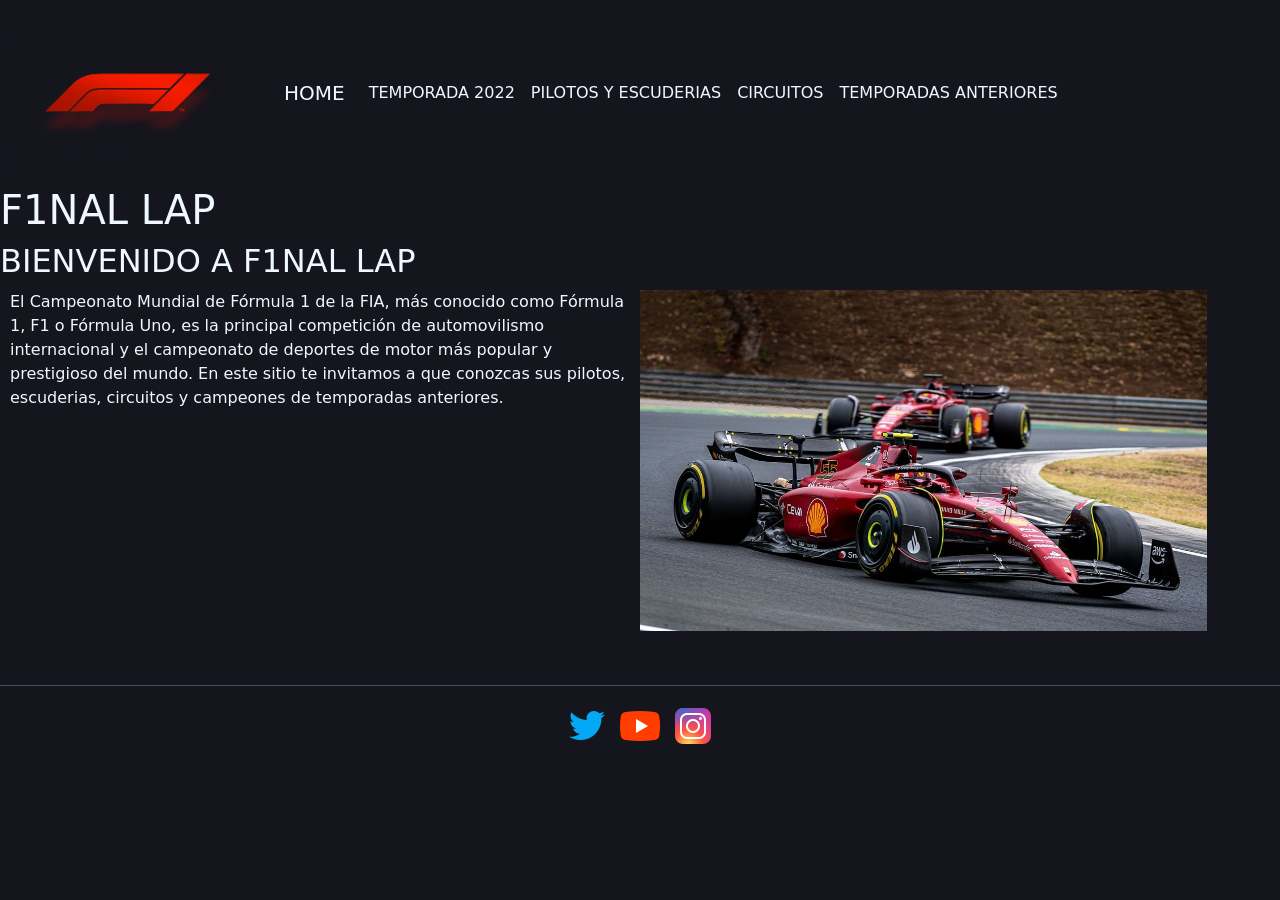
<file: index.html>
<!DOCTYPE html>
<html lang="en">
<head>
    <meta charset="UTF-8">
    <meta http-equiv="X-UA-Compatible" content="IE=edge">
    <meta name="viewport" content="width=device-width, initial-scale=1.0">
    <title>F1NAL LAP</title>
    <link href="https://unpkg.com/aos@2.3.1/dist/aos.css" rel="stylesheet">
    <link rel="stylesheet" href="https://cdn.jsdelivr.net/npm/bootstrap@5.2.1/dist/css/bootstrap.min.css">
    <link rel="stylesheet" href="./css/style.css">
</head>

<body>
    <header>
        
        <nav class="navbar navbar-expand-lg bg-#15151e">
            <img src="./img/logo.png" alt="logo de F1" class="logo navbar-brand">
            <div class="container-fluid">
                
                <a class="navbar-brand" href="./index.html" style="color: aliceblue;">HOME</a>
                <button class="navbar-toggler bg-light" type="button" data-bs-toggle="collapse" data-bs-target="#navbarNav" aria-controls="navbarNav" aria-expanded="false" aria-label="Toggle navigation" style="color: aliceblue;">
                    <span class="navbar-toggler-icon" style="color: aliceblue;"></span>
                </button>
                <div class="collapse navbar-collapse" id="navbarNav">
                    <ul class="navbar-nav">
                        <li class="nav-item">
                            <a class="nav-link active color" aria-current="page" href="./seccion/temp2022.html" style="color: aliceblue;" >TEMPORADA 2022</a>
                        </li>
                        <li class="nav-item">
                            <a class="nav-link" href="./seccion/pilotos.html" style="color: aliceblue;">PILOTOS Y ESCUDERIAS</a>
                        </li>
                        <li class="nav-item">
                            <a class="nav-link" href="./seccion/circuitos.html" style="color: aliceblue;">CIRCUITOS</a>
                        </li>
                        <li class="nav-item">
                            <a class="nav-link" href="./seccion/tempsAnteriores.html" style="color: aliceblue;">TEMPORADAS ANTERIORES</a>
                        </li>
                    </ul>
              </div>
            </div>
          </nav>
    </header>
    
    <main data-aos="zoom-out">
        <h1>F1NAL LAP</h1>
        <h2>BIENVENIDO A F1NAL LAP</h2>
        <div class="bienvenida">
            
            <p class="descripcion">
                El Campeonato Mundial de Fórmula 1 de la FIA, más conocido como Fórmula 1, F1 o Fórmula Uno, es la principal competición de automovilismo internacional y el campeonato de deportes de motor más popular y prestigioso del mundo.
                En este sitio te invitamos a que conozcas sus pilotos, escuderias, circuitos y campeones de temporadas anteriores.
            </p>

            <img src="./img/carlos-sainz-ferrari.jpg" alt="carlos-sainz-ferrari" class="fotoPresentacion">
            
            
        </div>
    </main>
    <hr>

    <footer>
        <section class="iconos">
            <a href="https://twitter.com/F1" target="_blank"><img src="./img/iconos/icons8-twitter-48.png" alt="twitter"></a>
            <a href="https://www.youtube.com/c/F1" target="_blank"><img src="./img/iconos/icons8-youtube-play-48.png" alt="youtube"></a>
            <a href="https://www.instagram.com/f1/" target="_blank"><img src="./img/iconos/icons8-instagram-48.png" alt="instagram"></a>
        </section>
    </footer>
    <script src="https://unpkg.com/aos@2.3.1/dist/aos.js"></script>
    <script>
        AOS.init();
      </script>
    <script src="https://cdn.jsdelivr.net/npm/bootstrap@5.2.1/dist/js/bootstrap.bundle.min.js" integrity="sha384-u1OknCvxWvY5kfmNBILK2hRnQC3Pr17a+RTT6rIHI7NnikvbZlHgTPOOmMi466C8" crossorigin="anonymous"></script>
</body>
</html>
</file>
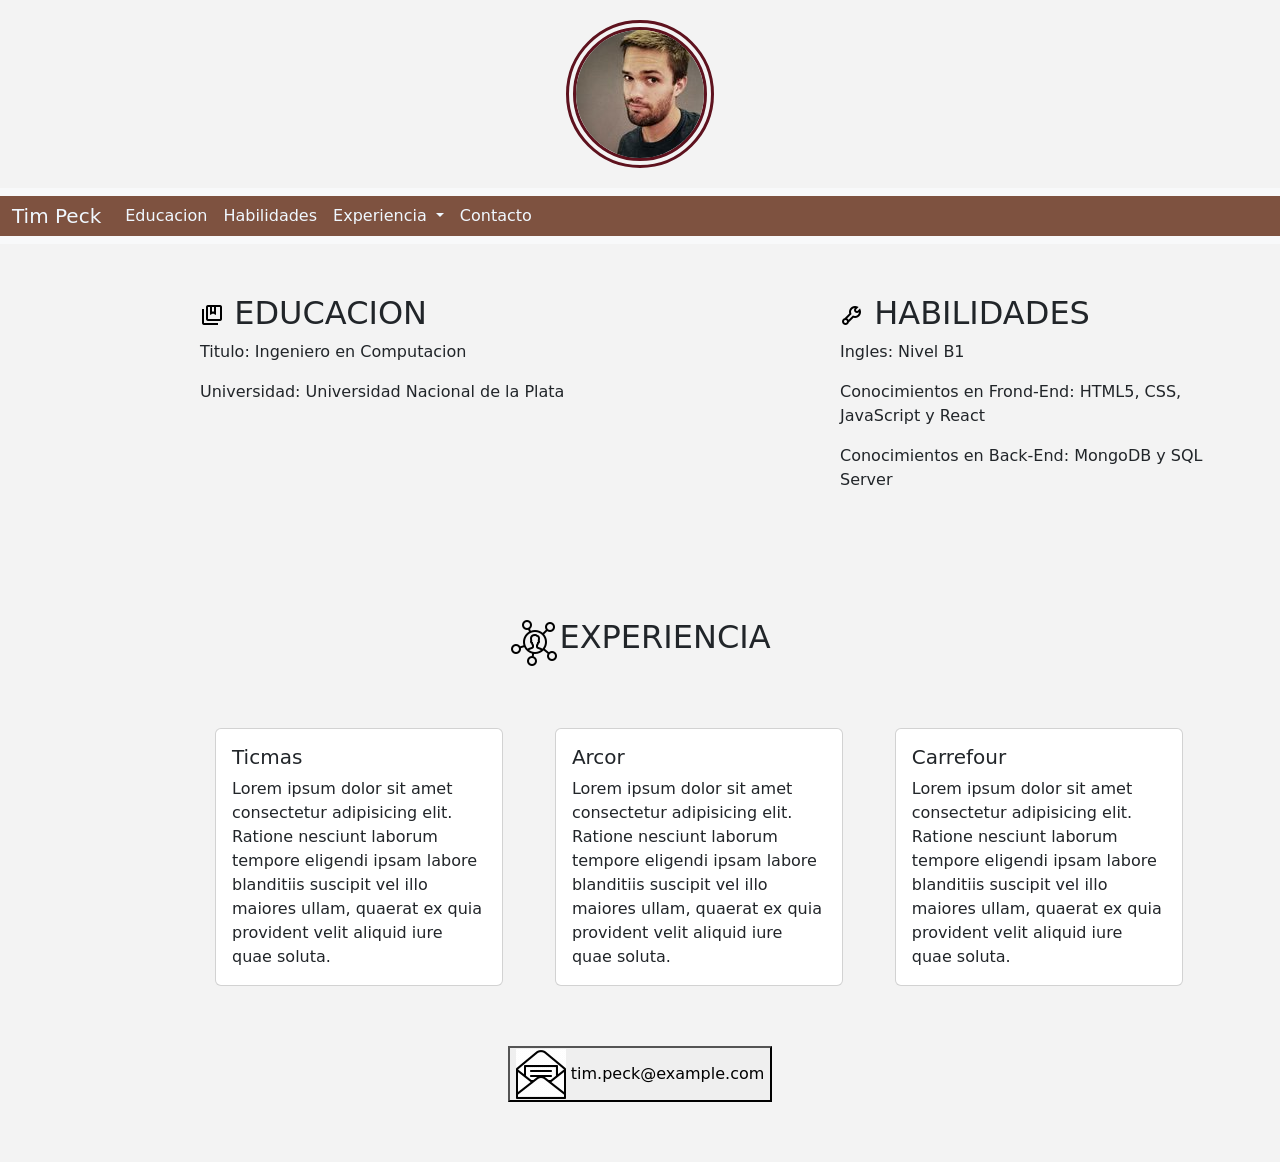
<file: idex.html>
<!DOCTYPE html>
<html lang="en">
<head>
    <meta charset="UTF-8">
    <meta http-equiv="X-UA-Compatible" content="IE=edge">
    <meta name="viewport" content="width=device-width, initial-scale=1.0">
    <title>Curriculum Vitae</title>
    <link href="https://cdn.jsdelivr.net/npm/bootstrap@5.3.0-alpha1/dist/css/bootstrap.min.css" rel="stylesheet" integrity="sha384-GLhlTQ8iRABdZLl6O3oVMWSktQOp6b7In1Zl3/Jr59b6EGGoI1aFkw7cmDA6j6gD" crossorigin="anonymous">
    <link rel="stylesheet" href="./estilos.css">
</head>
<body>
    
    <header>
        <div class="fotoPresentacionContainer">
            <img class="fotoPresentacion" src="./recursos/foto.jpg" alt="Tim Peck">
        </div>
        
        <nav class="navbar navbar-expand-lg bg-body-tertiary">
            <div class="container-fluid">
                <a class="navbar-brand" href="#" style="color: aliceblue;">Tim Peck</a>
                <button class="navbar-toggler" type="button" data-bs-toggle="collapse" data-bs-target="#navbarSupportedContent" aria-controls="navbarSupportedContent" aria-expanded="false" aria-label="Toggle navigation">
                    <span class="navbar-toggler-icon"></span>
                </button>
                <div class="collapse navbar-collapse" id="navbarSupportedContent">
                    <ul class="navbar-nav me-auto mb-2 mb-lg-0">
                        <li class="nav-item">
                            <a class="nav-link" href="#">Educacion</a>
                        </li>
                        <li class="nav-item">
                            <a class="nav-link" href="#">Habilidades</a>
                        </li>
                        <li class="nav-item dropdown">
                            <a class="nav-link dropdown-toggle" href="#" role="button" data-bs-toggle="dropdown" aria-expanded="false">
                            Experiencia
                            </a>
                            <ul class="dropdown-menu">
                                <li><a class="dropdown-item" href="#">Ticmas</a></li>
                                <li><a class="dropdown-item" href="#">Arcor</a></li>
                                <li><a class="dropdown-item" href="#">Carrefour</a></li>
                            </ul>
                        </li>
                        <li class="nav-item">
                            <a class="nav-link" href="#">Contacto</a>
                        </li>
                    </ul>
                </div>
            </div>
        </nav>
    </header>

    <main>
        <div class="habilidades-container">
            <div class="habilidades">
                <h2><img src="./recursos/libros.png" alt=""> EDUCACION</h2>
                <p class="titulo">Titulo: Ingeniero en Computacion</p>
                <p class="universidad">Universidad: Universidad Nacional de la Plata</p>
            </div>
            
            <div class="habilidades">
                <h2><img src="./recursos/habilidades.png" alt=""> HABILIDADES</h2>
                <p>Ingles: Nivel B1</p>
                <p>Conocimientos en Frond-End: HTML5, CSS, JavaScript y React</p>
                <p>Conocimientos en Back-End: MongoDB y SQL Server</p>
            </div>
        </div>

        <h2 class="experiencia"><img src="./recursos/experiencia.png" alt=""> EXPERIENCIA</h2>
        <div class="card-container">
            <div class="card" style="width: 18rem;">
                <div class="card-body">
                    <h5 class="card-title">Ticmas</h5>
                    <p class="card-text">Lorem ipsum dolor sit amet consectetur adipisicing elit. Ratione nesciunt laborum tempore eligendi ipsam labore blanditiis suscipit vel illo maiores ullam, quaerat ex quia provident velit aliquid iure quae soluta.</p>
                </div>
            </div>

            <div class="card" style="width: 18rem;">
                <div class="card-body">
                    <h5 class="card-title">Arcor</h5>
                    <p class="card-text">Lorem ipsum dolor sit amet consectetur adipisicing elit. Ratione nesciunt laborum tempore eligendi ipsam labore blanditiis suscipit vel illo maiores ullam, quaerat ex quia provident velit aliquid iure quae soluta.</p>
                </div>
            </div>

            <div class="card" style="width: 18rem;">
                <div class="card-body">
                    <h5 class="card-title">Carrefour</h5>
                    <p class="card-text">Lorem ipsum dolor sit amet consectetur adipisicing elit. Ratione nesciunt laborum tempore eligendi ipsam labore blanditiis suscipit vel illo maiores ullam, quaerat ex quia provident velit aliquid iure quae soluta.</p>
                </div>
            </div>
        </div>

    </main>

    <footer>
        <div class="botonContacto">
            <button id="botonContacto">
                <img src="./recursos/mail.gif" alt="">
                tim.peck@example.com
            </button>
        </div>

        <div id="formContainer"></div>

    </footer>
    <script src="https://cdn.jsdelivr.net/npm/bootstrap@5.3.0-alpha1/dist/js/bootstrap.bundle.min.js" integrity="sha384-w76AqPfDkMBDXo30jS1Sgez6pr3x5MlQ1ZAGC+nuZB+EYdgRZgiwxhTBTkF7CXvN" crossorigin="anonymous"></script>
    <script src="./app.js"></script>
</body>
</html>
</file>
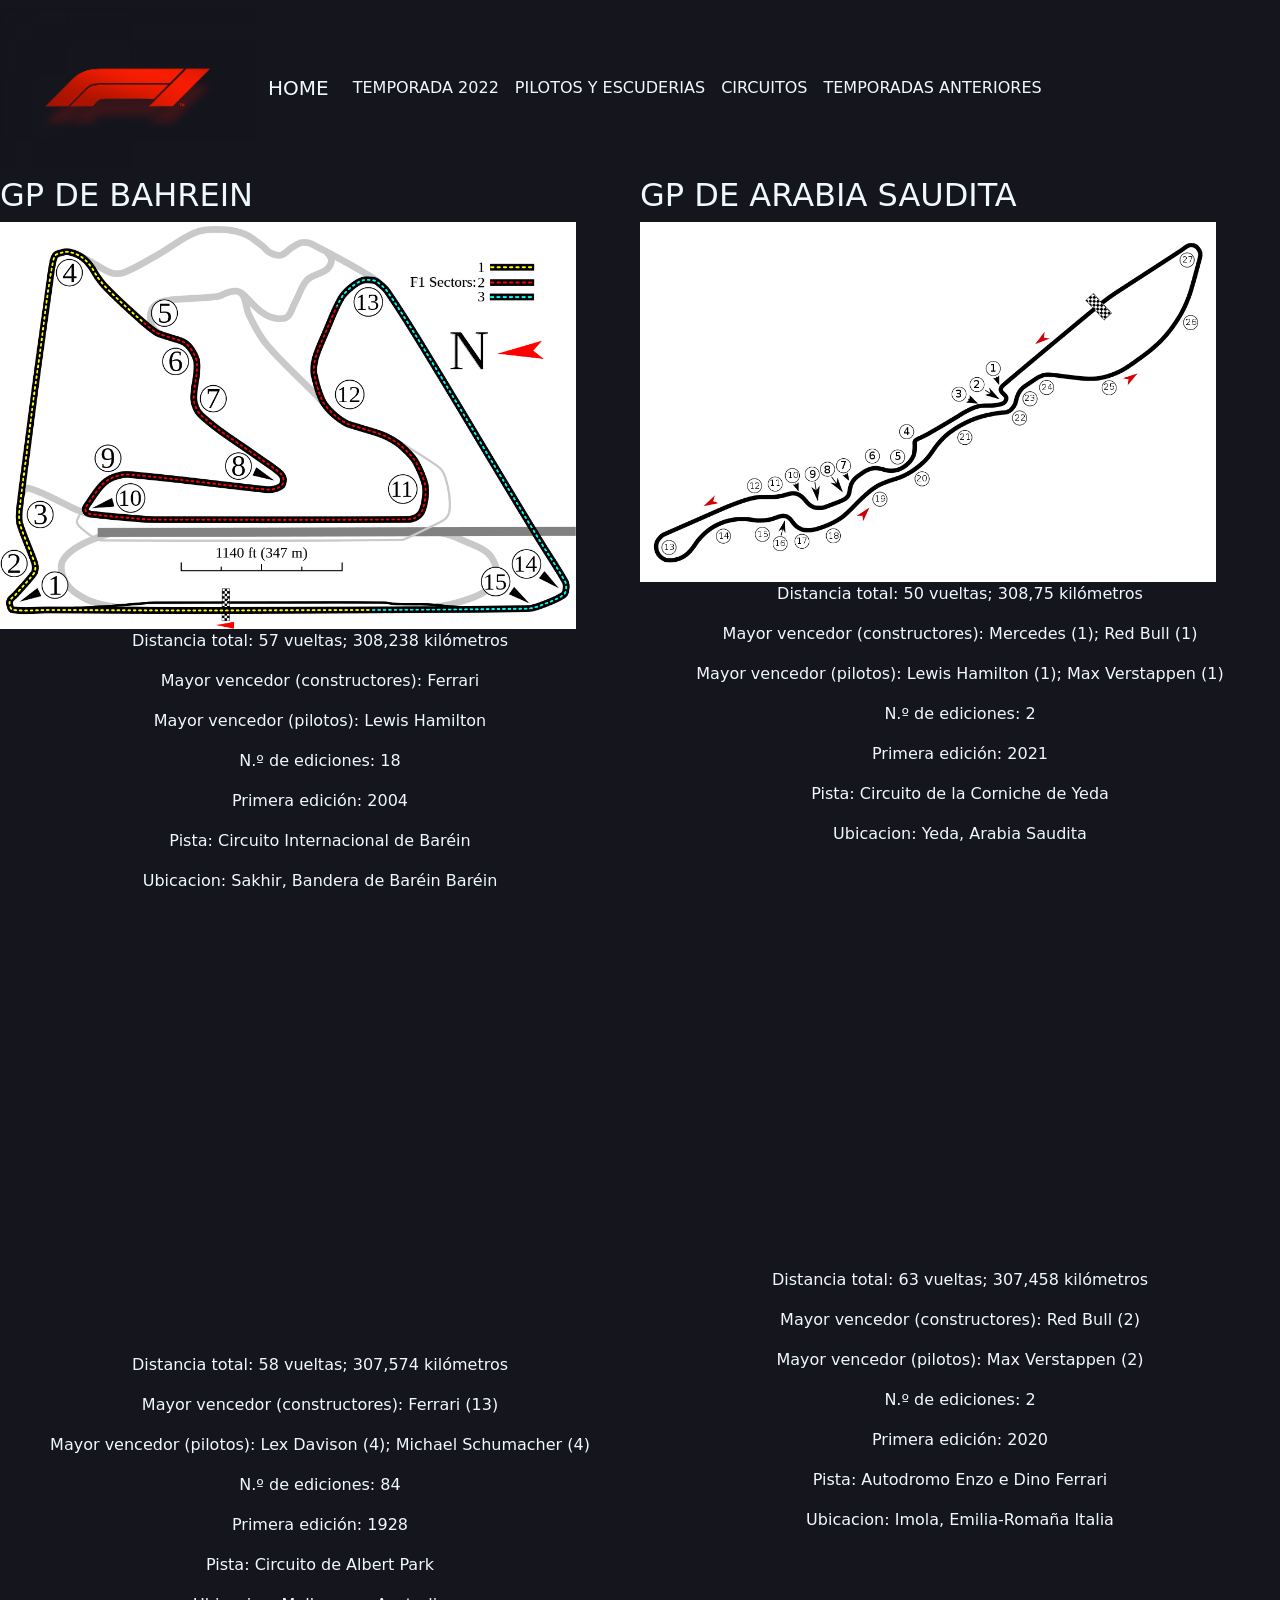
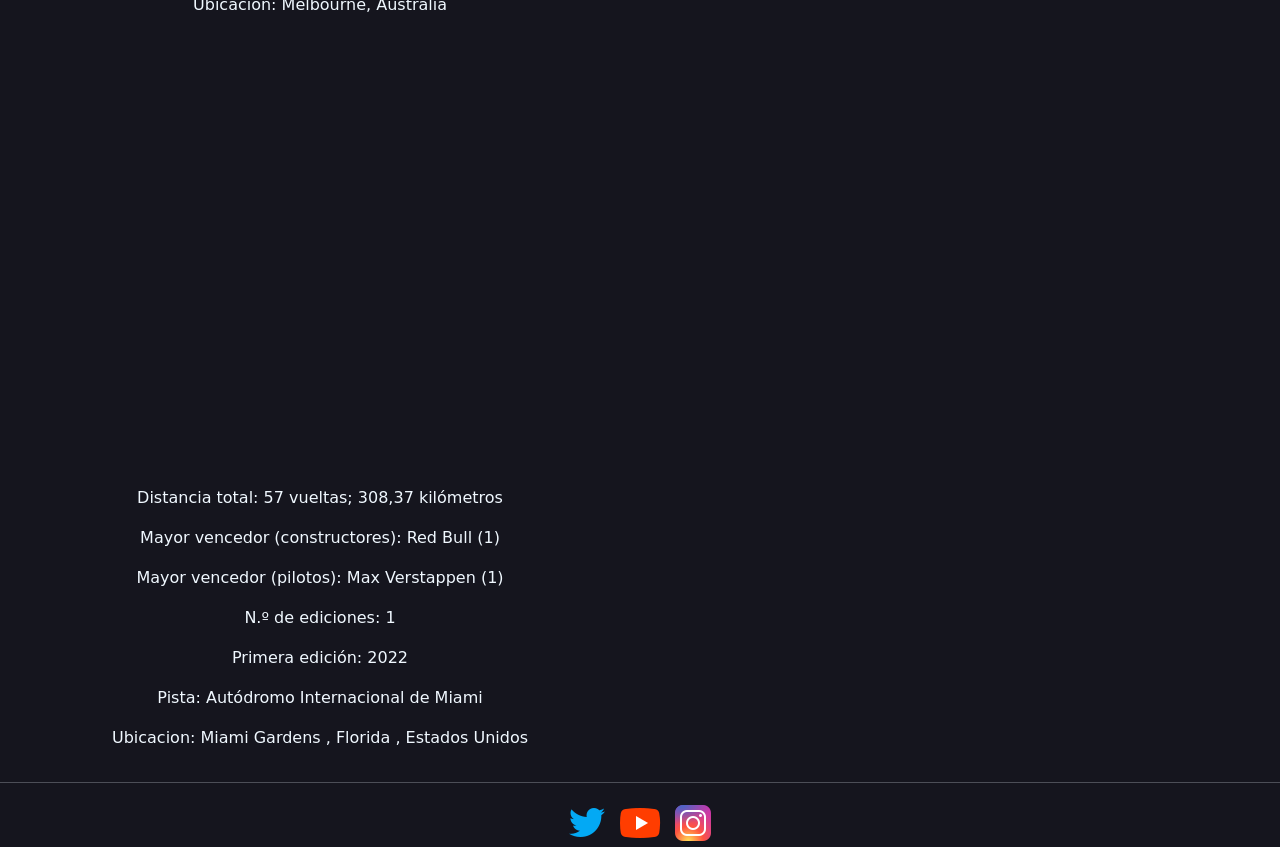
<file: seccion/circuitos.html>
<!DOCTYPE html>
<html lang="en">
<head>
    <meta charset="UTF-8">
    <meta http-equiv="X-UA-Compatible" content="IE=edge">
    <meta name="viewport" content="width=device-width, initial-scale=1.0">
    <title>F1NAL LAP</title>
    <link href="https://unpkg.com/aos@2.3.1/dist/aos.css" rel="stylesheet">
    <link rel="stylesheet" href="https://cdn.jsdelivr.net/npm/bootstrap@5.2.1/dist/css/bootstrap.min.css">
    <link rel="stylesheet" href="../css/style.css">
</head>

<body>
    <header>
        
        <nav class="navbar navbar-expand-lg bg-#15151e">
            <img src="../img/logo.png" alt="logo de F1" class="logo">
            <div class="container-fluid">
              <a class="navbar-brand " href="../index.html" style="color: aliceblue;">HOME</a>
              <button class="navbar-toggler bg-light" type="button" data-bs-toggle="collapse" data-bs-target="#navbarNav" aria-controls="navbarNav" aria-expanded="false" aria-label="Toggle navigation">
                <span class="navbar-toggler-icon"></span>
              </button>
              <div class="collapse navbar-collapse" id="navbarNav">
                <ul class="navbar-nav">
                    <li class="nav-item">
                        <a class="nav-link active" aria-current="page" href="./temp2022.html" style="color: aliceblue;">TEMPORADA 2022</a>
                    </li>
                    <li class="nav-item">
                        <a class="nav-link" href="./pilotos.html" style="color: aliceblue;">PILOTOS Y ESCUDERIAS</a>
                    </li>
                    <li class="nav-item">
                        <a class="nav-link" href="./circuitos.html" style="color: aliceblue;">CIRCUITOS</a>
                    </li>
                    <li class="nav-item">
                        <a class="nav-link" href="./tempsAnteriores.html" style="color: aliceblue;">TEMPORADAS ANTERIORES</a>
                    </li>
                </ul>
              </div>
            </div>
          </nav>
    </header>
    <main class="gridsCircuitos">
        
        <section>
            <div data-aos="zoom-out-right">
                <h2 class="nombreCircuito">GP DE BAHREIN</h2>
                <img src="../img/circuitos/bahrein.png" alt="circuito de Bahrein" class="circuito">
            </div>

            <div class="datosDeCircuito">
                <p>Distancia total: 57 vueltas; 308,238 kilómetros</p>
                <p>Mayor vencedor (constructores): Ferrari</p>
                <p>Mayor vencedor (pilotos): Lewis Hamilton</p>
                <p>N.º de ediciones: 18</p>
                <p>Primera edición: 2004</p>
                <p>Pista: Circuito Internacional de Baréin</p>
                <p>Ubicacion: Sakhir, Bandera de Baréin Baréin</p>
            </div>
        </section>
       

        
        <section>

            <div data-aos="zoom-out-left">
                <h2 class="nombreCircuito">GP DE ARABIA SAUDITA</h2>
                <img src="../img/circuitos/arabiaSaudita.png" alt="circuito de Arabia Saudita" class="circuito">
            </div>

            <div class="datosDeCircuito">
                <p>Distancia total: 50 vueltas; 308,75 kilómetros</p>
                <p>Mayor vencedor (constructores): Mercedes (1); Red Bull (1)</p>
                <p>Mayor vencedor (pilotos): Lewis Hamilton (1); Max Verstappen (1)</p>
                <p>N.º de ediciones: 2</p>
                <p>Primera edición: 2021</p>
                <p>Pista: Circuito de la Corniche de Yeda</p>
                <p>Ubicacion: Yeda, Arabia Saudita</p>
            </div>
        </section>

        <section>
            <div data-aos="zoom-out-right">
                <h2 class="nombreCircuito">GP DE AUSTRALIA</h2>
                <img src="../img/circuitos/australia.png" alt="circuito de Australia" class="circuito" >
            </div>
    
            <div class="datosDeCircuito">        
                <p>Distancia total: 58 vueltas; 307,574 kilómetros</p>
                <p>Mayor vencedor (constructores): Ferrari (13)</p>
                <p>Mayor vencedor (pilotos): Lex Davison (4); Michael Schumacher (4)</p>
                <p>N.º de ediciones: 84</p>
                <p>Primera edición: 1928</p>
                <p>Pista: Circuito de Albert Park</p>
                <p>Ubicacion: Melbourne, Australia</p>
            </div>
        </section>

        <section>
            <div data-aos="zoom-out-left">
                <h2 class="nombreCircuito">GP DE EMILIA-ROMAÑA</h2>
                <img src="../img/circuitos/emiliaRogmana.png" alt="circuito de Emilia-Romaña" class="circuito">
            </div>
    
            <div class="datosDeCircuito">        
                    <p>Distancia total: 63 vueltas; 307,458 kilómetros</p>
                    <p>Mayor vencedor (constructores): Red Bull (2)</p>
                    <p>Mayor vencedor (pilotos): Max Verstappen (2)</p>
                    <p>N.º de ediciones: 2</p>
                    <p>Primera edición: 2020</p>
                    <p>Pista: Autodromo Enzo e Dino Ferrari</p>
                    <p>Ubicacion: Imola, Emilia-Romaña Italia</p>
                </div>
            </div>
        </section>

        <section>
            <div data-aos="zoom-out-right">
                <h2 >GP DE MIAMI</h2>
                <img src="../img/circuitos/bahrein.png" alt="circuito de Miami" class="circuito">
            </div>
    
            <div class="datosDeCircuito">        
                <p>Distancia total: 57 vueltas; 308,37 kilómetros</p>
                <p>Mayor vencedor (constructores): Red Bull (1)</p>
                <p>Mayor vencedor (pilotos): Max Verstappen (1)</p>
                <p>N.º de ediciones: 1</p>
                <p>Primera edición: 2022</p>
                <p>Pista: Autódromo Internacional de Miami</p>
                <p>Ubicacion: Miami Gardens , Florida , Estados Unidos</p>
            </div>
        </section>

    </main>

    <hr>
    <footer>
        <section class="iconos">
            <a href="https://twitter.com/F1" target="_blank"><img src="../img/iconos/icons8-twitter-48.png" alt="twitter"></a>
            <a href="https://www.youtube.com/c/F1" target="_blank"><img src="../img/iconos/icons8-youtube-play-48.png" alt="youtube"></a>
            <a href="https://www.instagram.com/f1/" target="_blank"><img src="../img/iconos/icons8-instagram-48.png" alt="instagram"></a>
        </section>
    </footer>
    <script src="https://unpkg.com/aos@2.3.1/dist/aos.js"></script>
    <script>
        AOS.init();
    </script>
    <script src="https://cdn.jsdelivr.net/npm/bootstrap@5.2.1/dist/js/bootstrap.bundle.min.js" integrity="sha384-u1OknCvxWvY5kfmNBILK2hRnQC3Pr17a+RTT6rIHI7NnikvbZlHgTPOOmMi466C8" crossorigin="anonymous"></script>
    
</body>
</html>
</file>
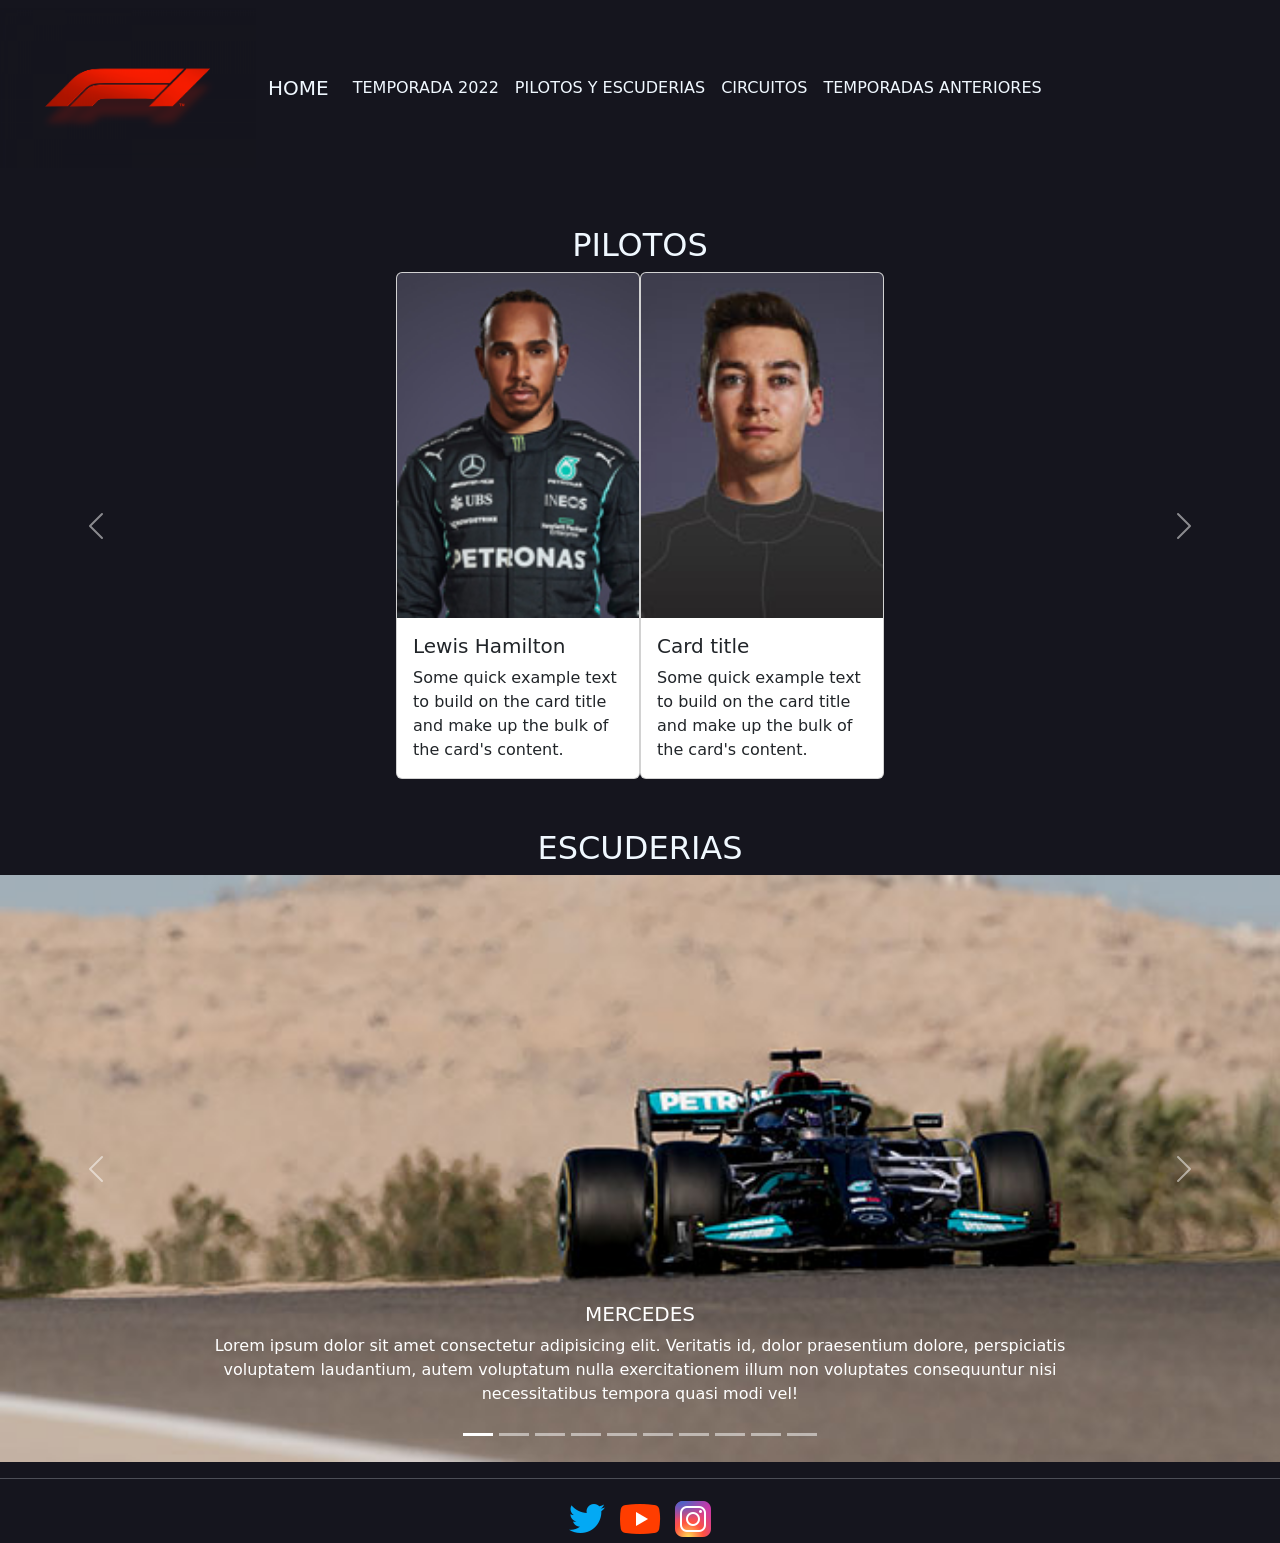
<file: seccion/pilotos.html>
<!DOCTYPE html>
<html lang="en">
<head>
    <meta charset="UTF-8">
    <meta http-equiv="X-UA-Compatible" content="IE=edge">
    <meta name="viewport" content="width=device-width, initial-scale=1.0">
    <title>F1NAL LAP</title>
    <link href="https://unpkg.com/aos@2.3.1/dist/aos.css" rel="stylesheet">
    <link rel="stylesheet" href="https://cdn.jsdelivr.net/npm/bootstrap@5.2.1/dist/css/bootstrap.min.css">
    <link rel="stylesheet" href="../css/style.css">
</head>
<body>
    <header>
        
        <nav class="navbar navbar-expand-lg bg-#15151e">
            <img src="../img/logo.png" alt="logo de F1" class="logo">
            <div class="container-fluid">
              <a class="navbar-brand" href="../index.html" style="color: aliceblue;">HOME</a>
              <button class="navbar-toggler  bg-light" type="button" data-bs-toggle="collapse" data-bs-target="#navbarNav" aria-controls="navbarNav" aria-expanded="false" aria-label="Toggle navigation">
                <span class="navbar-toggler-icon"></span>
              </button>
              <div class="collapse navbar-collapse" id="navbarNav">
                <ul class="navbar-nav">
                    <li class="nav-item">
                        <a class="nav-link active" aria-current="page" href="./temp2022.html" style="color: aliceblue;">TEMPORADA 2022</a>
                    </li>
                    <li class="nav-item">
                        <a class="nav-link" href="./pilotos.html" style="color: aliceblue;">PILOTOS Y ESCUDERIAS</a>
                    </li>
                    <li class="nav-item">
                        <a class="nav-link" href="./circuitos.html" style="color: aliceblue;">CIRCUITOS</a>
                    </li>
                    <li class="nav-item">
                        <a class="nav-link" href="./tempsAnteriores.html" style="color: aliceblue;">TEMPORADAS ANTERIORES</a>
                    </li>
                </ul>
              </div>
            </div>
          </nav>
    </header>
    
    <main>

        <h2 class="tituloPilotos">PILOTOS</h2>
        <section>
            <div id="carouselExampleInterval" class="carousel slide" data-bs-ride="carousel">
                <div class="carousel-inner  colorTextCard">
                    <div class="carousel-item active" data-bs-interval="10000">
                        <div class="containerFlex container">
                            <div class="card" style="width: 18rem;">
                                <img src="../img/pilotos/lewis-hamilton.jpg" class="card-img-top" alt="Lewis-hamilton">
                                <div class="card-body">
                                    <h5 class="card-title">Lewis Hamilton</h5>
                                    <p class="card-text">Some quick example text to build on the card title and make up the bulk of the card's content.</p>
                                </div>
                            </div>
                            <div class="card" style="width: 18rem;">
                                <img src="../img/pilotos/george-russell.jpg" class="card-img-top" alt="...">
                                <div class="card-body">
                                    <h5 class="card-title">Card title</h5>
                                    <p class="card-text">Some quick example text to build on the card title and make up the bulk of the card's content.</p>
                                </div>
                            </div>
                        </div>
                    </div>
                    <div class="carousel-item" data-bs-interval="2000">
                        <div class="containerFlex container">
                            <div class="card" style="width: 18rem;">
                                <img src="../img/pilotos/charles-leclerc.jpg" class="card-img-top" alt="Lewis-hamilton">
                                <div class="card-body">
                                    <h5 class="card-title">Charles Leclerc</h5>
                                    <p class="card-text">Lorem ipsum dolor sit amet consectetur adipisicing elit. Voluptatibus temporibus cumque ipsum officiis corrupti a distinctio qui quidem eius voluptates. Numquam veritatis officiis quia deleniti qui nobis excepturi labore suscipit?</p>
                                </div>
                            </div>
                            <div class="card" style="width: 18rem;">
                                <img src="../img/pilotos/carlos-sainz.jpg" class="card-img-top" alt="...">
                                <div class="card-body">
                                    <h5 class="card-title">Carlos Sainz</h5>
                                    <p class="card-text">Lorem ipsum dolor sit amet consectetur adipisicing elit. Optio nobis adipisci labore inventore minima sequi pariatur vitae repellendus provident, fuga totam suscipit deserunt molestias ratione cupiditate. Magnam odit at dicta.</p>
                                </div>
                            </div>
                        </div>
                    </div>
                    <div class="carousel-item" data-bs-interval="2000">
                        <div class="containerFlex container">
                            <div class="card" style="width: 18rem;">
                                <img src="../img/pilotos/max-verstappen (1).jpg" class="card-img-top" alt="Lewis-hamilton">
                                <div class="card-body">
                                    <h5 class="card-title">Max Verstappen</h5>
                                    <p class="card-text">Lorem ipsum dolor sit amet consectetur adipisicing elit. Maxime distinctio, voluptate inventore sed ducimus perferendis ut eos, quam eius dolore porro tempore saepe iste autem consequatur. Placeat aspernatur voluptate qui?</p>
                                </div>
                            </div>
                            <div class="card" style="width: 18rem;">
                                <img src="../img/pilotos/sergio-perez.jpg" class="card-img-top" alt="...">
                                <div class="card-body">
                                    <h5 class="card-title">Sergio Perez</h5>
                                    <p class="card-text">Lorem ipsum, dolor sit amet consectetur adipisicing elit. Reiciendis fugiat non vitae? Aut voluptatibus praesentium ipsum quod ad ex earum commodi dolorem, nemo nulla exercitationem dolores sint facilis, perspiciatis voluptates.</p>
                                </div>
                            </div>
                        </div>
                    </div>
                    <div class="carousel-item" data-bs-interval="2000">
                        <div class="containerFlex container">
                            <div class="card" style="width: 18rem;">
                                <img src="../img/pilotos/daniel-ricciardo.jpg" class="card-img-top" alt="Lewis-hamilton">
                                <div class="card-body">
                                    <h5 class="card-title">Daniel Ricciardo</h5>
                                    <p class="card-text">Lorem ipsum, dolor sit amet consectetur adipisicing elit. Exercitationem est recusandae ea culpa facere consequuntur laudantium aliquid facilis totam deserunt aut, beatae, a, corrupti quod? Quo quam nihil omnis sequi?</p>
                                </div>
                            </div>
                            <div class="card" style="width: 18rem;">
                                <img src="../img/pilotos/lando-norris.jpg" class="card-img-top" alt="...">
                                <div class="card-body">
                                    <h5 class="card-title">Lando Norris</h5>
                                    <p class="card-text">Some quick example text to build on the card title and make up the bulk of the card's content.</p>
                                </div>
                            </div>
                        </div>
                    </div>
                    <div class="carousel-item" data-bs-interval="2000">
                        <div class="containerFlex container">
                            <div class="card" style="width: 18rem;">
                                <img src="../img/pilotos/fernando-alonso.jpg" class="card-img-top" alt="Lewis-hamilton">
                                <div class="card-body">
                                    <h5 class="card-title">Fernando Alonso</h5>
                                    <p class="card-text">Some quick example text to build on the card title and make up the bulk of the card's content.</p>
                                </div>
                            </div>
                            <div class="card" style="width: 18rem;">
                                <img src="../img/pilotos/esteban-ocon.jpg" class="card-img-top" alt="...">
                                <div class="card-body">
                                    <h5 class="card-title">Esteban Ocon</h5>
                                    <p class="card-text">Some quick example text to build on the card title and make up the bulk of the card's content.</p>
                                </div>
                            </div>
                        </div>
                    </div>
                    <div class="carousel-item" data-bs-interval="2000">
                        <div class="containerFlex container">
                            <div class="card" style="width: 18rem;">
                                <img src="../img/pilotos/alexander-albon.jpg" class="card-img-top" alt="Lewis-hamilton">
                                <div class="card-body">
                                    <h5 class="card-title">Alexander Albon</h5>
                                    <p class="card-text">Lorem ipsum, dolor sit amet consectetur adipisicing elit. Debitis tempora repudiandae nesciunt aliquid. Quibusdam placeat dignissimos, rem, dolores veritatis, omnis rerum repellendus voluptatibus totam quisquam doloribus aut enim at fuga.</p>
                                </div>
                            </div>
                            <div class="card" style="width: 18rem;">
                                <img src="../img/pilotos/nicholas-latifi.jpg" class="card-img-top" alt="...">
                                <div class="card-body">
                                    <h5 class="card-title">Nicholas Latifi</h5>
                                    <p class="card-text">Lorem ipsum dolor sit amet consectetur adipisicing elit. Ipsa non ipsum dolorum totam suscipit, at dolorem repellat dolores vel omnis commodi consequatur, illo harum facilis! Quibusdam perferendis illum adipisci impedit.</p>
                                </div>
                            </div>
                        </div>
                    </div>
                    <div class="carousel-item" data-bs-interval="2000">
                        <div class="containerFlex container">
                            <div class="card" style="width: 18rem;">
                                <img src="../img/pilotos/kevin-magnussen.jpg" class="card-img-top" alt="Lewis-hamilton">
                                <div class="card-body">
                                    <h5 class="card-title">Kevin Magnussen</h5>
                                    <p class="card-text">Lorem ipsum dolor sit amet consectetur adipisicing elit. Consectetur aperiam dolorum officia pariatur voluptatem, rerum aspernatur itaque dolorem praesentium dicta suscipit, quo sequi sed ducimus magni voluptas, accusamus illum laborum!</p>
                                </div>
                            </div>
                            <div class="card" style="width: 18rem;">
                                <img src="../img/pilotos/mick-schumacher.jpg" class="card-img-top" alt="...">
                                <div class="card-body">
                                    <h5 class="card-title">Mick Schumacher</h5>
                                    <p class="card-text">Lorem ipsum dolor sit amet consectetur adipisicing elit. Similique harum voluptatum aspernatur itaque quas cum ea molestiae illo rem a cupiditate doloremque nobis, eligendi repellendus quae maiores ipsam quaerat iure.</p>
                                </div>
                            </div>
                        </div>
                    </div>
                    <div class="carousel-item" data-bs-interval="2000">
                        <div class="containerFlex container">
                            <div class="card" style="width: 18rem;">
                                <img src="../img/pilotos/lance-stroll.jpg" class="card-img-top" alt="Lewis-hamilton">
                                <div class="card-body">
                                    <h5 class="card-title">Lance Stroll</h5>
                                    <p class="card-text">Lorem ipsum dolor sit amet consectetur adipisicing elit. Animi doloremque accusantium molestiae, vero eos sunt saepe id impedit deserunt! Nostrum quam dignissimos, commodi pariatur tempora ullam mollitia consequatur voluptatem perspiciatis.</p>
                                </div>
                            </div>
                            <div class="card" style="width: 18rem;">
                                <img src="../img/pilotos/sebastian-vettel.jpg" class="card-img-top" alt="...">
                                <div class="card-body">
                                    <h5 class="card-title">Sebastian Vettel</h5>
                                    <p class="card-text">Lorem ipsum dolor sit amet consectetur adipisicing elit. Cum assumenda impedit, nam illo nostrum ab neque consectetur dolor nobis numquam iusto harum, sunt cupiditate ex, odit autem officia nemo id!</p>
                                </div>
                            </div>
                        </div>
                    </div>
                    <div class="carousel-item" data-bs-interval="2000">
                        <div class="containerFlex container">
                            <div class="card" style="width: 18rem;">
                                <img src="../img/pilotos/pierre-gasly.jpg" class="card-img-top" alt="Lewis-hamilton">
                                <div class="card-body">
                                    <h5 class="card-title">Pierre Gasly</h5>
                                    <p class="card-text">Lorem ipsum dolor, sit amet consectetur adipisicing elit. Possimus autem itaque totam! Doloremque qui totam pariatur soluta, tempora eos numquam unde nemo molestiae earum animi ducimus ut ipsa obcaecati nobis.</p>
                                </div>
                            </div>
                            <div class="card" style="width: 18rem;">
                                <img src="../img/pilotos/yuki-tsunoda.jpg" class="card-img-top" alt="...">
                                <div class="card-body">
                                    <h5 class="card-title">Yuki Tsunoda</h5>
                                    <p class="card-text">Some quick example text to build on the card title and make up the bulk of the card's content.</p>
                                </div>
                            </div>
                        </div>
                    </div>
                    <div class="carousel-item" data-bs-interval="2000">
                        <div class="containerFlex container">
                            <div class="card" style="width: 18rem;">
                                <img src="../img/pilotos/valtteri-bottas.jpg" class="card-img-top" alt="Lewis-hamilton">
                                <div class="card-body">
                                    <h5 class="card-title">Valtteri Bottas</h5>
                                    <p class="card-text">Lorem ipsum dolor, sit amet consectetur adipisicing elit. Tempore quaerat, nihil expedita reiciendis nulla vero eligendi assumenda voluptatum debitis dignissimos accusantium facilis corporis dolor! Quia expedita libero ea quaerat dicta.</p>
                                </div>
                            </div>
                            <div class="card" style="width: 18rem;">
                                <img src="../img/pilotos/guanyu-zhou.jpg" class="card-img-top" alt="...">
                                <div class="card-body">
                                    <h5 class="card-title">Guanyu Zhou</h5>
                                    <p class="card-text">Lorem ipsum dolor, sit amet consectetur adipisicing elit. Perspiciatis, consequuntur ab doloribus esse qui quis aspernatur porro tenetur voluptates laudantium in, unde aliquid quasi ipsum! Consectetur, doloribus ullam! Ut, quibusdam?</p>
                                </div>
                            </div>
                        </div>
                    </div>
                </div>
                <button class="carousel-control-prev" type="button" data-bs-target="#carouselExampleInterval" data-bs-slide="prev">
                  <span class="carousel-control-prev-icon" aria-hidden="true"></span>
                  <span class="visually-hidden">Previous</span>
                </button>
                <button class="carousel-control-next" type="button" data-bs-target="#carouselExampleInterval" data-bs-slide="next">
                  <span class="carousel-control-next-icon" aria-hidden="true"></span>
                  <span class="visually-hidden">Next</span>
                </button>
                </div>
        </section>

        <h2 class="tituloEscuderias">ESCUDERIAS</h2>
        <section>
            <div id="carouselExampleCaptions" class="carousel slide" data-bs-ride="false">
                <div class="carousel-indicators">
                    <button type="button" data-bs-target="#carouselExampleCaptions" data-bs-slide-to="0" class="active" aria-current="true" aria-label="Slide 1"></button>
                    <button type="button" data-bs-target="#carouselExampleCaptions" data-bs-slide-to="1" aria-label="Slide 2"></button>
                    <button type="button" data-bs-target="#carouselExampleCaptions" data-bs-slide-to="2" aria-label="Slide 3"></button>
                    <button type="button" data-bs-target="#carouselExampleCaptions" data-bs-slide-to="3" aria-label="Slide 4"></button>
                    <button type="button" data-bs-target="#carouselExampleCaptions" data-bs-slide-to="4" aria-label="Slide 5"></button>
                    <button type="button" data-bs-target="#carouselExampleCaptions" data-bs-slide-to="5" aria-label="Slide 6"></button>
                    <button type="button" data-bs-target="#carouselExampleCaptions" data-bs-slide-to="6" aria-label="Slide 7"></button>
                    <button type="button" data-bs-target="#carouselExampleCaptions" data-bs-slide-to="7" aria-label="Slide 8"></button>
                    <button type="button" data-bs-target="#carouselExampleCaptions" data-bs-slide-to="8" aria-label="Slide 9"></button>
                    <button type="button" data-bs-target="#carouselExampleCaptions" data-bs-slide-to="9" aria-label="Slide 10"></button>
                </div>
                <div class="carousel-inner">
                    <div class="carousel-item active">
                        <img src="../img/escuderias/mercedes.jpg" class="d-block w-100" alt="Mercedes">
                        <div class="carousel-caption d-none d-md-block">
                        <h5>MERCEDES</h5>
                        <p>Lorem ipsum dolor sit amet consectetur adipisicing elit. Veritatis id, dolor praesentium dolore, perspiciatis voluptatem laudantium, autem voluptatum nulla exercitationem illum non voluptates consequuntur nisi necessitatibus tempora quasi modi vel!</p>
                        </div>
                    </div>
                    <div class="carousel-item">
                        <img src="../img/escuderias/ferrari.jpg" class="d-block w-100" alt="ferrari">
                        <div class="carousel-caption d-none d-md-block">
                        <h5>Ferrari</h5>
                        <p>Lorem ipsum dolor sit amet consectetur adipisicing elit. Veritatis id, dolor praesentium dolore, perspiciatis voluptatem laudantium, autem voluptatum nulla exercitationem illum non voluptates consequuntur nisi necessitatibus tempora quasi modi vel!</p>
                        </div>
                    </div>
                    <div class="carousel-item">
                        <img src="../img/escuderias/red-bull.jpg" class="d-block w-100" alt="red-bull">
                        <div class="carousel-caption d-none d-md-block">
                        <h5>Red Bull</h5>
                        <p>Lorem ipsum dolor sit amet consectetur adipisicing elit. Veritatis id, dolor praesentium dolore, perspiciatis voluptatem laudantium, autem voluptatum nulla exercitationem illum non voluptates consequuntur nisi necessitatibus tempora quasi modi vel!</p>
                        </div>
                    </div>
                    <div class="carousel-item">
                        <img src="../img/escuderias/mclaren.jpg" class="d-block w-100" alt="mclaren">
                        <div class="carousel-caption d-none d-md-block">
                        <h5>McLaren</h5>
                        <p>Lorem ipsum dolor sit amet consectetur adipisicing elit. Veritatis id, dolor praesentium dolore, perspiciatis voluptatem laudantium, autem voluptatum nulla exercitationem illum non voluptates consequuntur nisi necessitatibus tempora quasi modi vel!</p>
                        </div>
                    </div>
                    <div class="carousel-item">
                        <img src="../img/escuderias/alpine.jpg" class="d-block w-100" alt="Alpine">
                        <div class="carousel-caption d-none d-md-block">
                        <h5>Alpine</h5>
                        <p>Lorem ipsum dolor sit amet consectetur adipisicing elit. Veritatis id, dolor praesentium dolore, perspiciatis voluptatem laudantium, autem voluptatum nulla exercitationem illum non voluptates consequuntur nisi necessitatibus tempora quasi modi vel!</p>
                        </div>
                    </div>
                    <div class="carousel-item">
                        <img src="../img/escuderias/williams.jpg" class="d-block w-100" alt="williams">
                        <div class="carousel-caption d-none d-md-block">
                        <h5>Williams</h5>
                        <p>Lorem ipsum dolor sit amet consectetur adipisicing elit. Veritatis id, dolor praesentium dolore, perspiciatis voluptatem laudantium, autem voluptatum nulla exercitationem illum non voluptates consequuntur nisi necessitatibus tempora quasi modi vel!</p>
                        </div>
                    </div>
                    <div class="carousel-item">
                        <img src="../img/escuderias/haas.jpg" class="d-block w-100" alt="haas">
                        <div class="carousel-caption d-none d-md-block">
                        <h5>Haas</h5>
                        <p>Lorem ipsum dolor sit amet consectetur adipisicing elit. Veritatis id, dolor praesentium dolore, perspiciatis voluptatem laudantium, autem voluptatum nulla exercitationem illum non voluptates consequuntur nisi necessitatibus tempora quasi modi vel!</p>
                        </div>
                    </div>
                    <div class="carousel-item">
                        <img src="../img/escuderias/aston-martin.jpg" class="d-block w-100" alt="aston-martin">
                        <div class="carousel-caption d-none d-md-block">
                        <h5>Aston Martin</h5>
                        <p>Lorem ipsum dolor sit amet consectetur adipisicing elit. Veritatis id, dolor praesentium dolore, perspiciatis voluptatem laudantium, autem voluptatum nulla exercitationem illum non voluptates consequuntur nisi necessitatibus tempora quasi modi vel!</p>
                        </div>
                    </div>
                    <div class="carousel-item">
                        <img src="../img/escuderias/alphatauri.jpg" class="d-block w-100" alt="alphatauri">
                        <div class="carousel-caption d-none d-md-block">
                        <h5>AlphaTauri</h5>
                        <p>Lorem ipsum dolor sit amet consectetur adipisicing elit. Veritatis id, dolor praesentium dolore, perspiciatis voluptatem laudantium, autem voluptatum nulla exercitationem illum non voluptates consequuntur nisi necessitatibus tempora quasi modi vel!</p>
                        </div>
                    </div>
                    <div class="carousel-item">
                        <img src="../img/escuderias/alfa-romeo.jpg" class="d-block w-100" alt="alfa-romeo">
                        <div class="carousel-caption d-none d-md-block">
                        <h5>Alfa Romeo</h5>
                        <p>Lorem ipsum dolor sit amet consectetur adipisicing elit. Veritatis id, dolor praesentium dolore, perspiciatis voluptatem laudantium, autem voluptatum nulla exercitationem illum non voluptates consequuntur nisi necessitatibus tempora quasi modi vel!</p>
                        </div>
                    </div>
                </div>
                <button class="carousel-control-prev" type="button" data-bs-target="#carouselExampleCaptions" data-bs-slide="prev">
                    <span class="carousel-control-prev-icon" aria-hidden="true"></span>
                    <span class="visually-hidden">Previous</span>
                </button>
                <button class="carousel-control-next" type="button" data-bs-target="#carouselExampleCaptions" data-bs-slide="next">
                    <span class="carousel-control-next-icon" aria-hidden="true"></span>
                    <span class="visually-hidden">Next</span>
                </button>
            </div>
        </section>
    
    </main>

    <hr>
    <footer>
        <section class="iconos">
            <a href="https://twitter.com/F1" target="_blank"><img src="../img/iconos/icons8-twitter-48.png" alt="twitter"></a>
            <a href="https://www.youtube.com/c/F1" target="_blank"><img src="../img/iconos/icons8-youtube-play-48.png" alt="youtube"></a>
            <a href="https://www.instagram.com/f1/" target="_blank"><img src="../img/iconos/icons8-instagram-48.png" alt="instagram"></a>
        </section>
    </footer>
    <script src="https://unpkg.com/aos@2.3.1/dist/aos.js"></script>
    <script src="https://cdn.jsdelivr.net/npm/bootstrap@5.2.1/dist/js/bootstrap.bundle.min.js" integrity="sha384-u1OknCvxWvY5kfmNBILK2hRnQC3Pr17a+RTT6rIHI7NnikvbZlHgTPOOmMi466C8" crossorigin="anonymous"></script>

</body>
</html>
</file>
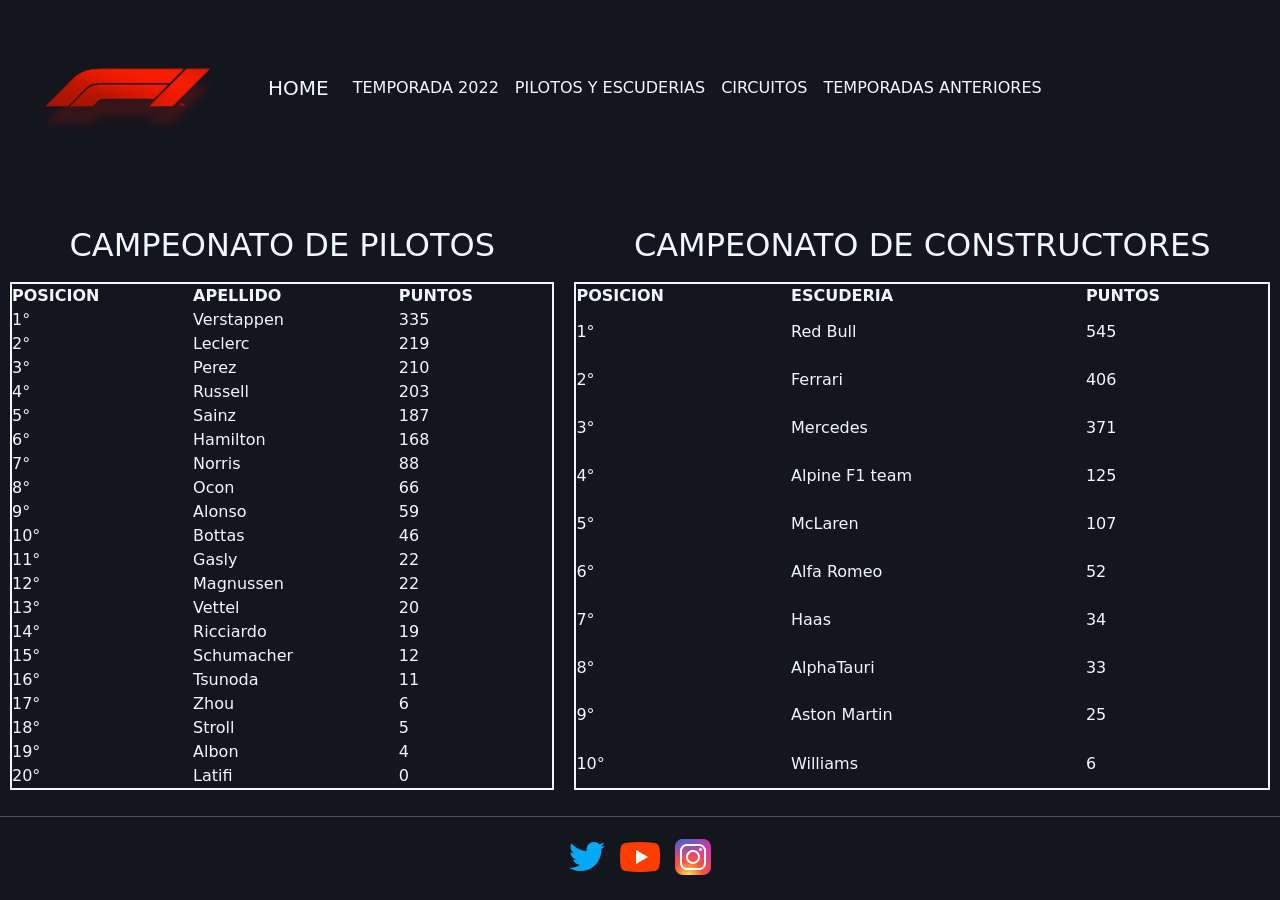
<file: seccion/temp2022.html>
<!DOCTYPE html>
<html lang="en">
<head>
    <meta charset="UTF-8">
    <meta http-equiv="X-UA-Compatible" content="IE=edge">
    <meta name="viewport" content="width=device-width, initial-scale=1.0">
    <title>F1NAL LAP</title>
    <link href="https://unpkg.com/aos@2.3.1/dist/aos.css" rel="stylesheet">
    <link rel="stylesheet" href="https://cdn.jsdelivr.net/npm/bootstrap@5.2.1/dist/css/bootstrap.min.css">
    <link rel="stylesheet" href="../css/style.css">
</head>
<body>
    <header>
       
        <nav class="navbar navbar-expand-lg bg-#15151e">
            <img src="../img/logo.png" alt="logo de F1" class="logo">
            <div class="container-fluid">
              <a class="navbar-brand" href="../index.html" style="color: aliceblue;">HOME</a>
              <button class="navbar-toggler bg-light" type="button" data-bs-toggle="collapse" data-bs-target="#navbarNav" aria-controls="navbarNav" aria-expanded="false" aria-label="Toggle navigation">
                <span class="navbar-toggler-icon"></span>
              </button>
              <div class="collapse navbar-collapse" id="navbarNav">
                <ul class="navbar-nav">
                    <li class="nav-item">
                        <a class="nav-link active" aria-current="page" href="./temp2022.html" style="color: aliceblue;">TEMPORADA 2022</a>
                    </li>
                    <li class="nav-item">
                        <a class="nav-link" href="./pilotos.html" style="color: aliceblue;">PILOTOS Y ESCUDERIAS</a>
                    </li>
                    <li class="nav-item">
                        <a class="nav-link" href="./circuitos.html" style="color: aliceblue;">CIRCUITOS</a>
                    </li>
                    <li class="nav-item">
                        <a class="nav-link" href="./tempsAnteriores.html" style="color: aliceblue;">TEMPORADAS ANTERIORES</a>
                    </li>
                </ul>
              </div>
            </div>
          </nav>
    </header>
    <main>
        <div class="tablas">
            <h2 class="tituloPilotos">CAMPEONATO DE PILOTOS</h2>
        
            <table class="pilotos">
                <thead>
                    <tr>
                        <th>POSICION</th>
                        <th>APELLIDO</th>
                        <th>PUNTOS</th>
                </thead>
                <tbody>
                        <td>1°</td>
                        <td>Verstappen</td>
                        <td>335</td>
                    </tr>
                    <tr>
                        <td>2°</td>
                        <td>Leclerc</td>
                        <td>219</td>
                    </tr>
                    <tr>
                        <td>3°</td>
                        <td>Perez</td>
                        <td>210</td>
                    </tr>
                    <tr>
                        <td>4°</td>
                        <td>Russell</td>
                        <td>203</td>
                    </tr>
                    <tr>
                        <td>5°</td>
                        <td>Sainz</td>
                        <td>187</td>
                    </tr>
                    <tr>
                        <td>6°</td>
                        <td>Hamilton</td>
                        <td>168</td>
                    </tr>
                    <tr>
                        <td>7°</td>
                        <td>Norris</td>
                        <td>88</td>
                    </tr>
                    <tr>
                        <td>8°</td>
                        <td>Ocon</td>
                        <td>66</td>
                    </tr>
                    <tr>
                        <td>9°</td>
                        <td>Alonso</td>
                        <td>59</td>
                    </tr>
                    <tr>
                        <td>10°</td>
                        <td>Bottas</td>
                        <td>46</td>
                    </tr>
                    <tr>
                        <td>11°</td>
                        <td>Gasly</td>
                        <td>22</td>
                    </tr>
                    <tr>
                        <td>12°</td>
                        <td>Magnussen</td>
                        <td>22</td>
                    </tr>
                    <tr>
                        <td>13°</td>
                        <td>Vettel</td>
                        <td>20</td>
                    </tr>
                    <tr>
                        <td>14°</td>
                        <td>Ricciardo</td>
                        <td>19</td>
                    </tr>
                    <tr>
                        <td>15°</td>
                        <td>Schumacher</td>
                        <td>12</td>
                    </tr>
                    <tr>
                        <td>16°</td>
                        <td>Tsunoda</td>
                        <td>11</td>
                    </tr>
                    <tr>
                        <td>17°</td>
                        <td>Zhou</td>
                        <td>6</td>
                    </tr>
                    <tr>
                        <td>18°</td>
                        <td>Stroll</td>
                        <td>5</td>
                    </tr>
                    <tr>
                        <td>19°</td>
                        <td>Albon</td>
                        <td>4</td>
                    </tr>
                    <tr>
                        <td>20°</td>
                        <td>Latifi</td>
                        <td>0</td>             
                </tbody>
            </table>


            <h2 class="tituloEscuderias">CAMPEONATO DE CONSTRUCTORES</h2>
            <table class="escuderias">
                <thead>
                    <tr>
                        <th>POSICION</th>
                        <th>ESCUDERIA</th>
                        <th>PUNTOS</th>
                    </tr>
                </thead>
                <tbody>
                    <tr>
                        <td>1°</td>
                        <td>Red Bull</td>
                        <td>545</td>
                    </tr>
                    <tr>
                        <td>2°</td>
                        <td>Ferrari</td>
                        <td>406</td>
                    </tr>
                    <tr>
                        <td>3°</td>
                        <td>Mercedes</td>
                        <td>371</td>
                    </tr>
                    <tr>
                        <td>4°</td>
                        <td>Alpine F1 team</td>
                        <td>125</td>
                    </tr>
                    <tr>
                        <td>5°</td>
                        <td>McLaren</td>
                        <td>107</td>
                    </tr>
                    <tr>
                        <td>6°</td>
                        <td>Alfa Romeo</td>
                        <td>52</td>
                    </tr>
                    <tr>
                        <td>7°</td>
                        <td>Haas</td>
                        <td>34</td>
                    </tr>
                    <tr>
                        <td>8°</td>
                        <td>AlphaTauri</td>
                        <td>33</td>
                    </tr>
                    <tr>
                        <td>9°</td>
                        <td>Aston Martin</td>
                        <td>25</td>
                    </tr>
                    <tr>
                        <td>10°</td>
                        <td>Williams</td>
                        <td>6</td>
                    </tr>
                </tbody>
            </table>
        </div>
    </main>

    <hr>
    <footer>
        <section class="iconos">
            <a href="https://twitter.com/F1" target="_blank"><img src="../img/iconos/icons8-twitter-48.png" alt="twitter"></a>
            <a href="https://www.youtube.com/c/F1" target="_blank"><img src="../img/iconos/icons8-youtube-play-48.png" alt="youtube"></a>
            <a href="https://www.instagram.com/f1/" target="_blank"><img src="../img/iconos/icons8-instagram-48.png" alt="instagram"></a>
        </section>
    </footer>
    <script src="https://unpkg.com/aos@2.3.1/dist/aos.js"></script>
    <script src="https://cdn.jsdelivr.net/npm/bootstrap@5.2.1/dist/js/bootstrap.bundle.min.js" integrity="sha384-u1OknCvxWvY5kfmNBILK2hRnQC3Pr17a+RTT6rIHI7NnikvbZlHgTPOOmMi466C8" crossorigin="anonymous"></script>
</body>
</html>
</file>
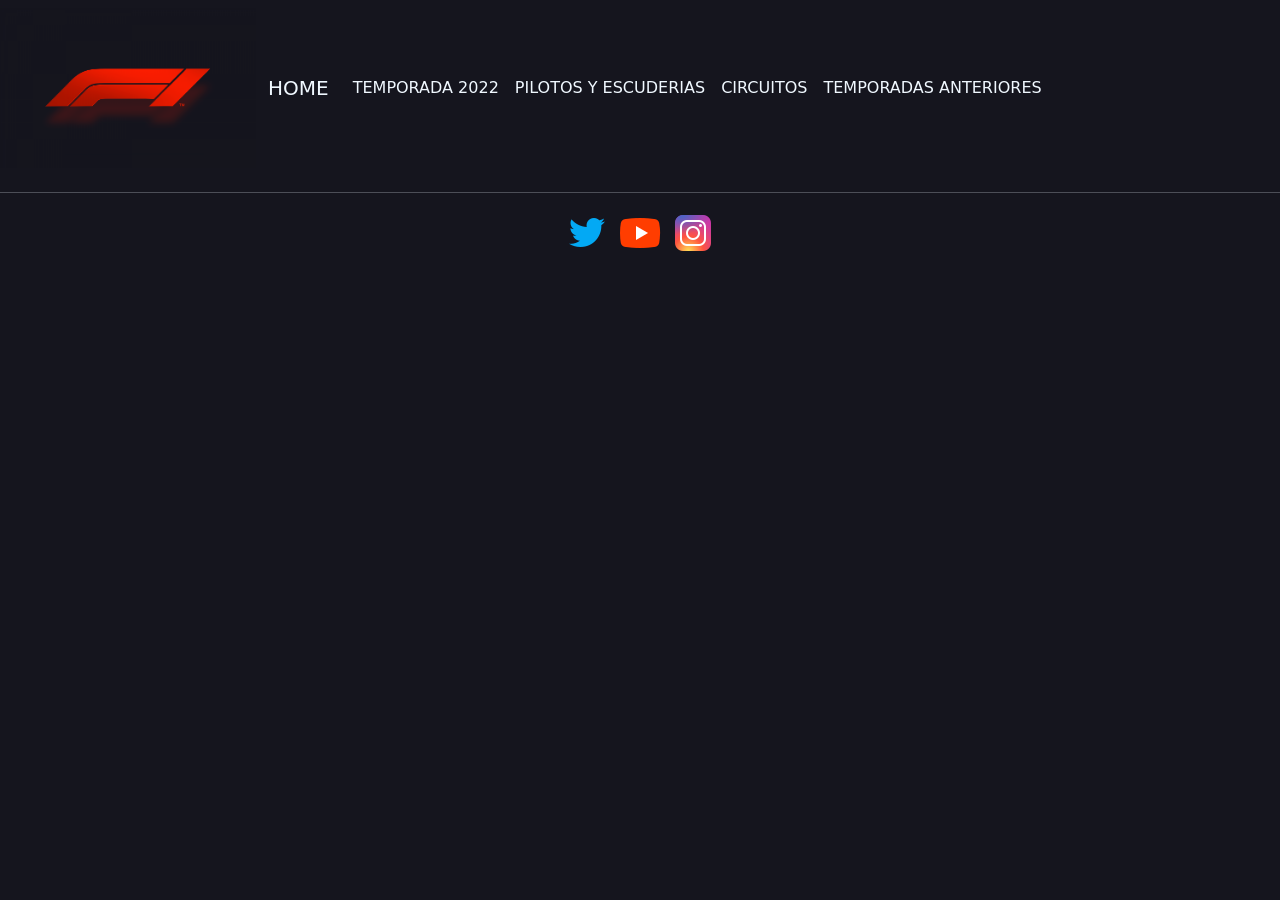
<file: seccion/tempsAnteriores.html>
<!DOCTYPE html>
<html lang="en">
<head>
    <meta charset="UTF-8">
    <meta http-equiv="X-UA-Compatible" content="IE=edge">
    <meta name="viewport" content="width=device-width, initial-scale=1.0">
    <title>F1NAL LAP</title>
    <link href="https://unpkg.com/aos@2.3.1/dist/aos.css" rel="stylesheet">
    <link rel="stylesheet" href="https://cdn.jsdelivr.net/npm/bootstrap@5.2.1/dist/css/bootstrap.min.css">
    <link rel="stylesheet" href="../css/style.css">
</head>
<body>
    <header>
        
        <nav class="navbar navbar-expand-lg bg-#15151e">
            <img src="../img/logo.png" alt="logo de F1" class="logo">
            <div class="container-fluid">
              <a class="navbar-brand" href="../index.html" style="color: aliceblue;">HOME</a>
              <button class="navbar-toggler bg-light" type="button" data-bs-toggle="collapse" data-bs-target="#navbarNav" aria-controls="navbarNav" aria-expanded="false" aria-label="Toggle navigation">
                <span class="navbar-toggler-icon"></span>
              </button>
              <div class="collapse navbar-collapse" id="navbarNav">
                <ul class="navbar-nav">
                    <li class="nav-item">
                        <a class="nav-link active" aria-current="page" href="./temp2022.html" style="color: aliceblue;">TEMPORADA 2022</a>
                    </li>
                    <li class="nav-item">
                        <a class="nav-link" href="./pilotos.html" style="color: aliceblue;">PILOTOS Y ESCUDERIAS</a>
                    </li>
                    <li class="nav-item">
                        <a class="nav-link" href="./circuitos.html" style="color: aliceblue;">CIRCUITOS</a>
                    </li>
                    <li class="nav-item">
                        <a class="nav-link" href="./tempsAnteriores.html" style="color: aliceblue;">TEMPORADAS ANTERIORES</a>
                    </li>
                </ul>
              </div>
            </div>
          </nav>
    </header>

    <main>

    </main>
    
    <hr>
    <footer>
        <section class="iconos">
            <a href="https://twitter.com/F1" target="_blank"><img src="../img/iconos/icons8-twitter-48.png" alt="twitter"></a>
            <a href="https://www.youtube.com/c/F1" target="_blank"><img src="../img/iconos/icons8-youtube-play-48.png" alt="youtube"></a>
            <a href="https://www.instagram.com/f1/" target="_blank"><img src="../img/iconos/icons8-instagram-48.png" alt="instagram"></a>
        </section>
    </footer>
    <script src="https://unpkg.com/aos@2.3.1/dist/aos.js"></script>
    <script src="https://cdn.jsdelivr.net/npm/bootstrap@5.2.1/dist/js/bootstrap.bundle.min.js" integrity="sha384-u1OknCvxWvY5kfmNBILK2hRnQC3Pr17a+RTT6rIHI7NnikvbZlHgTPOOmMi466C8" crossorigin="anonymous"></script>
</body>
</html>
</file>
<file: css/style.css>
/* Estilo general del sitio */
@import url('https://fonts.googleapis.com/css2?family=Roboto:ital,wght@1,300&display=swap');

body{
    background-color: #15151e;
    color: aliceblue;
}

*{
    margin: 0;
    padding: 0;
    box-sizing: border-box;
    scroll-behavior: smooth;
}

.logo{
    width: 20%;
    height: 80%;
    padding: 10px #15151e;
    background-color: #15151e;
}



footer{
    display: flex;
    flex-direction: row;
    justify-content: center;
} 



/* Estilos aplicados en el index */

.fotoPresentacion{
    width: 90%;
    height: 90%;
} 

.bienvenida{
    display: grid;
    grid-template-columns: 50% 50%;
    margin: 10px;
}


/* Estilos aplicados en Temporada 2022 */

.pilotos{
    grid-area: pilotos;
    padding: 10%;
    margin: 10px;
    border: 2px solid;
}

.escuderias{
    grid-area: escuderias;
    padding: 10%;
    margin: 10px;
    border: 2px solid;
}

.tituloPilotos{
    grid-area: tituloP;
    display: flex;
    flex-direction: row;
    justify-content: center;
    margin-top: 50px;
}

.tituloEscuderias{
    grid-area: tituloE;
    display: flex;
    flex-direction: row;
    justify-content: center;
    margin-top: 50px;
}

.tablas{
    display: grid;
    grid-template-areas: 
    'tituloP tituloE'
    'pilotos escuderias';
}

/* Estilos aplicados en Pilotos */

.containerFlex{
    display: flex;
    flex-direction: row;
    width: 40%;
    justify-content: space-between;

}

.colorTextCard{
    color: black;
}


/* Estilos aplicados en circuitos */




.circuito{
    /* grid-area: circuito; */
    width: 90%;
    height: 90%;
    background-color: white;
}

.datosDeCircuito{
    text-align: center;
}

.gridsCircuitos{
    display: grid;
    /* grid-template-areas:
    'circuito datos'
    'circuito datos'
    'circuito datos'
    'circuito datos'
    'circuito datos'; */
    grid-template-columns: 50% 50%;
}



/* Estilos aplicaados en temporadas anteriores */
</file>
<file: estilos.css>
@import url('https://fonts.googleapis.com/css2?family=Roboto&display=swap');


body{
    background-color: #f3f3f3;
}

.fotoPresentacionContainer{
    display: flex;
    flex-direction: row;
    justify-content: center;
    padding: 20px;

}

.fotoPresentacion{
    border: double 10px #5e121e;
    border-radius: 100px;
}

.container-fluid{
    background-color: #7e5240;
}

.nav-link{
    color: aliceblue;
}

.habilidades-container{
    display: grid;
    grid-template-columns: 50% 50%; 
}

.habilidades{
    padding: 25px;
    padding-left: 100px;
    margin: 25px;
    margin-left: 100px;
}

.experiencia{
    display: flex;
    flex-direction: row;
    justify-content: center;
    padding: 25px;
    margin: 35px;
}

.card-container{
    display: grid;
    grid-template-columns: 33% 33% 33%;
    padding-left: 180px;
    margin: 35px;
}

.botonContacto{
    display: flex;
    flex-direction: row;
    justify-content: center;
    padding: 25px;
    margin: 35px;
}

.formulario{
    display: flex;
    flex-direction: row;
    justify-content: center;
    padding: 25px;
    margin: 35px;
    border-radius: 20px;
    border: solid #5e121e 5px;
}

li{
    display: list-item;
    list-style-type: none;
    display: flex;
    flex-direction: column;
    justify-content: center;
}
</file>
